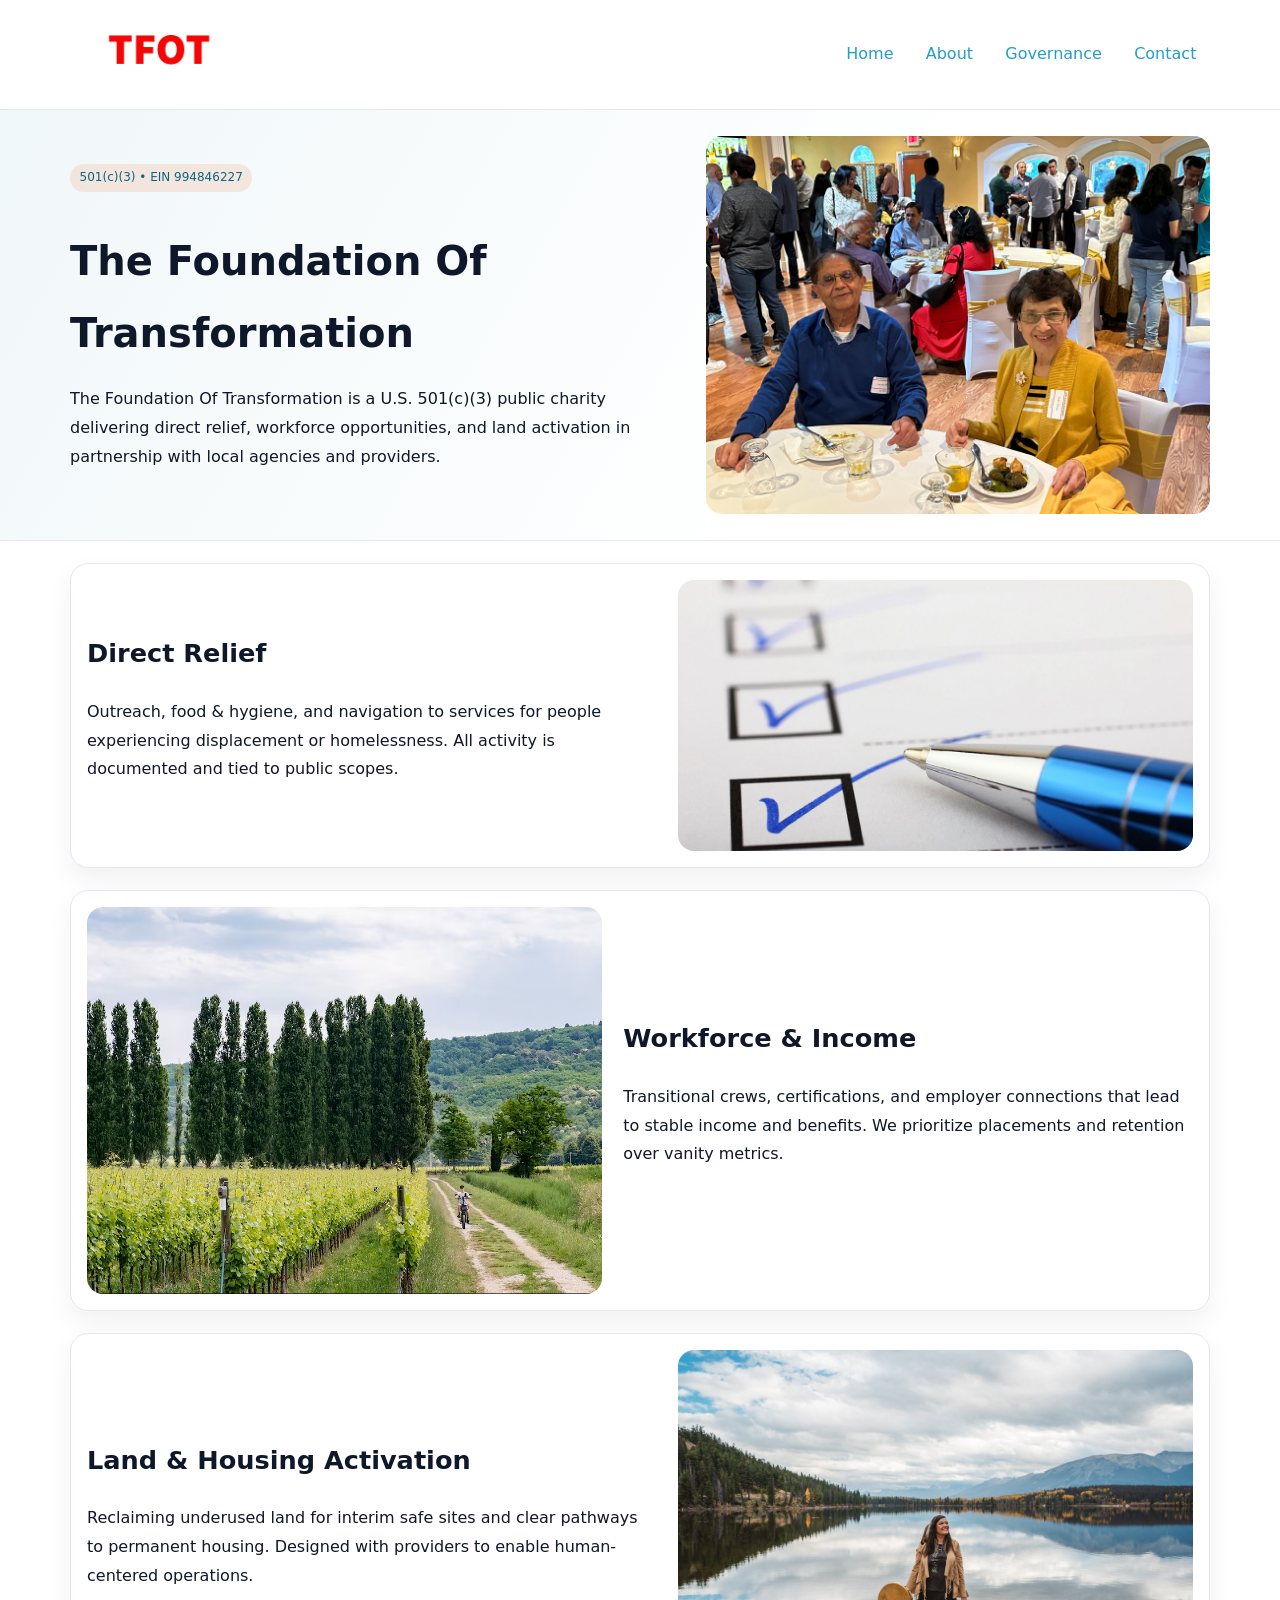
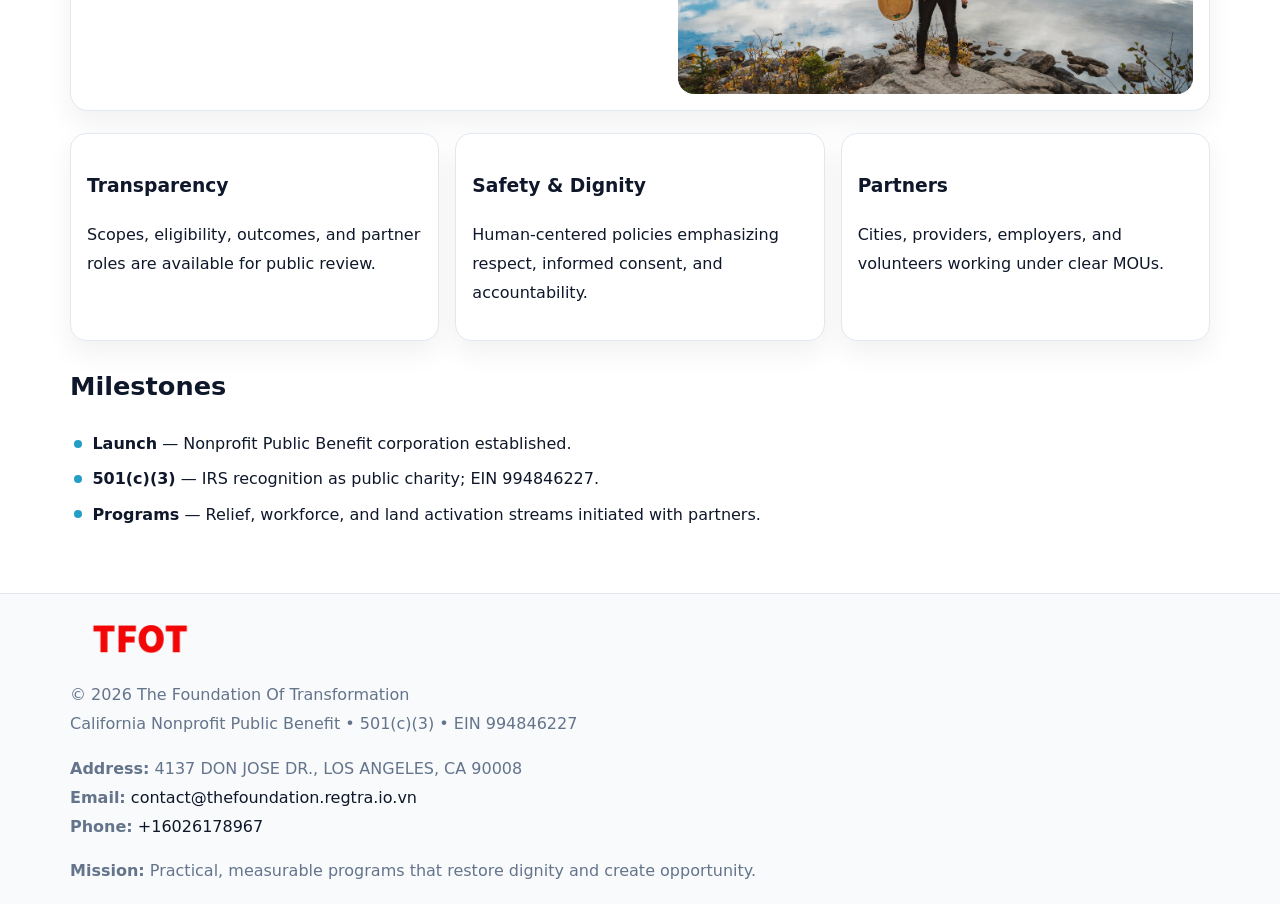
<file: index.html>
<!doctype html><html lang="en"><head>
<meta charset="utf-8">
<meta name="viewport" content="width=device-width,initial-scale=1">
<title>The Foundation Of Transformation – Nonprofit • 2025</title>
<link rel="stylesheet" href="assets/styles.css">
<link rel="icon" href="images/logo.png">
<meta name="data-ein" content="994846227">
<meta name="data-name" content="The Foundation Of Transformation">
<meta name="data-email" content="contact@thefoundation.regtra.io.vn">
<meta name="data-phone" content="+16026178967">
<meta name="data-address" content="4137 DON JOSE DR.,
LOS ANGELES, CA 90008">
<meta name="data-map" content="4137+DON+JOSE+DR+,+LOS+ANGELES,+CA+90008">
  <meta name="description" content="Our nonprofit strengthens the community with programs focused on community services, education, and direct relief.">
<meta name="facebook-domain-verification" content="q1plxn4jpj7lpzu3anxn1lr15tcwox" />
</head><body>
<div style="position:absolute;left:-9999px;top:-9999px;opacity:0" data-uniq="{{UNIQUE_BLOB}}">
  <span>Our nonprofit strengthens the community with programs focused on community services, education, and direct relief.</span><svg width="12" height="12" viewBox="0 0 12 12" xmlns="http://www.w3.org/2000/svg"><circle cx="6" cy="6" r="5" fill="#28a745"/></svg><img src="images/education.jpg" width="1" height="1" alt="" loading="lazy"/>
</div>

<header>
  <div class="c116fb63fa1">
    <a href="index.html"><img src="images/logo.png" alt="The Foundation Of Transformation" style="width:150px"></a>
    <nav>
      <a class="active" href="index.html">Home</a>
      <a href="about.html">About</a>
      <a href="governance.html">Governance</a>
      <a href="contact.html">Contact</a>
    </nav>
  </div>
</header>

<section class="cef432e4426">
  <div class="c3fe6dcf63c">
    <div>
      <span class="c94036b889a">501(c)(3) • EIN 994846227</span>
      <h1>The Foundation Of Transformation</h1>
      <p class="c35420a527a">The Foundation Of Transformation is a U.S. 501(c)(3) public charity delivering direct relief, workforce opportunities, and land activation in partnership with local agencies and providers.</p>
    </div>
    <img src="images/hero.jpg" alt="Community work">
  </div>
</section>

<main class="main-wrap">
  <section class="section zigzag">
    <div>
      <h2>Direct Relief</h2>
      <p>Outreach, food & hygiene, and navigation to services for people experiencing displacement or homelessness. All activity is documented and tied to public scopes.</p>
    </div>
    <img src="images/relief.jpg" alt="Relief program">
  </section>

  <section class="section zigzag reverse">
    <img src="images/jobs.jpg" alt="Workforce program">
    <div>
      <h2>Workforce & Income</h2>
      <p>Transitional crews, certifications, and employer connections that lead to stable income and benefits. We prioritize placements and retention over vanity metrics.</p>
    </div>
  </section>

  <section class="section zigzag">
    <div>
      <h2>Land & Housing Activation</h2>
      <p>Reclaiming underused land for interim safe sites and clear pathways to permanent housing. Designed with providers to enable human-centered operations.</p>
    </div>
    <img src="images/land.jpg" alt="Land activation">
  </section>

  <section class="section cards">
    <article class="cda04650204">
      <h3>Transparency</h3>
      <p>Scopes, eligibility, outcomes, and partner roles are available for public review.</p>
    </article>
    <article class="cda04650204">
      <h3>Safety & Dignity</h3>
      <p>Human-centered policies emphasizing respect, informed consent, and accountability.</p>
    </article>
    <article class="cda04650204">
      <h3>Partners</h3>
      <p>Cities, providers, employers, and volunteers working under clear MOUs.</p>
    </article>
  </section>

  <section class="section">
    <h2>Milestones</h2>
    <ul class="timeline">
      <li><strong>Launch</strong> — Nonprofit Public Benefit corporation established.</li>
      <li><strong>501(c)(3)</strong> — IRS recognition as public charity; EIN 994846227.</li>
      <li><strong>Programs</strong> — Relief, workforce, and land activation streams initiated with partners.</li>
    </ul>
  </section>
</main>

<footer>
  <div class="footer-wrap">
    <div class="footer-grid">
      <div class="footer-col">
        <img src="images/logo.png" alt="" style="width:140px;margin-bottom:.4rem">
        <div class="small">© <span id="year"></span> The Foundation Of Transformation</div>
        <div class="small">California Nonprofit Public Benefit • 501(c)(3) • EIN 994846227</div>
      </div>
      <div class="footer-col">
        <div class="small"><strong>Address:</strong> 4137 DON JOSE DR.,
LOS ANGELES, CA 90008</div>
        <div class="small"><strong>Email:</strong> <a href="mailto:contact@thefoundation.regtra.io.vn">contact@thefoundation.regtra.io.vn</a></div>
        <div class="small"><strong>Phone:</strong> <a href="tel:+16026178967">+16026178967</a></div>
      </div>
      <div class="footer-col">
        <div class="small"><strong>Mission:</strong> Practical, measurable programs that restore dignity and create opportunity.</div>
      </div>
    </div>
  </div>
</footer>

<script>
(function(){
  function m(n){const e=document.querySelector('meta[name="'+n+'"]');return e?e.content:'';}
  function h(s){let x=2166136261>>>0;for(let i=0;i<s.length;i++){x^=s.charCodeAt(i);x=(x*16777619)>>>0;}return x>>>0;}
  const key = h((m('data-ein') || m('data-name') || '0').replace(/\s+/g,''));
  const H = key % 360, S = 55 + (key % 20), L = 46;
  const r = document.documentElement;
  r.style.setProperty('--brand', `hsl(${H} ${S}% ${L}%)`);
  r.style.setProperty('--brand-ink', `hsl(${H} ${Math.min(95,S+10)}% ${Math.max(20,L-18)}%)`);
  r.style.setProperty('--soft', `hsl(${H} ${Math.max(40,S-25)}% 96%)`);
  const y = document.getElementById('year'); if (y) y.textContent = new Date().getFullYear();
})();
</script>
</body></html>
</file>
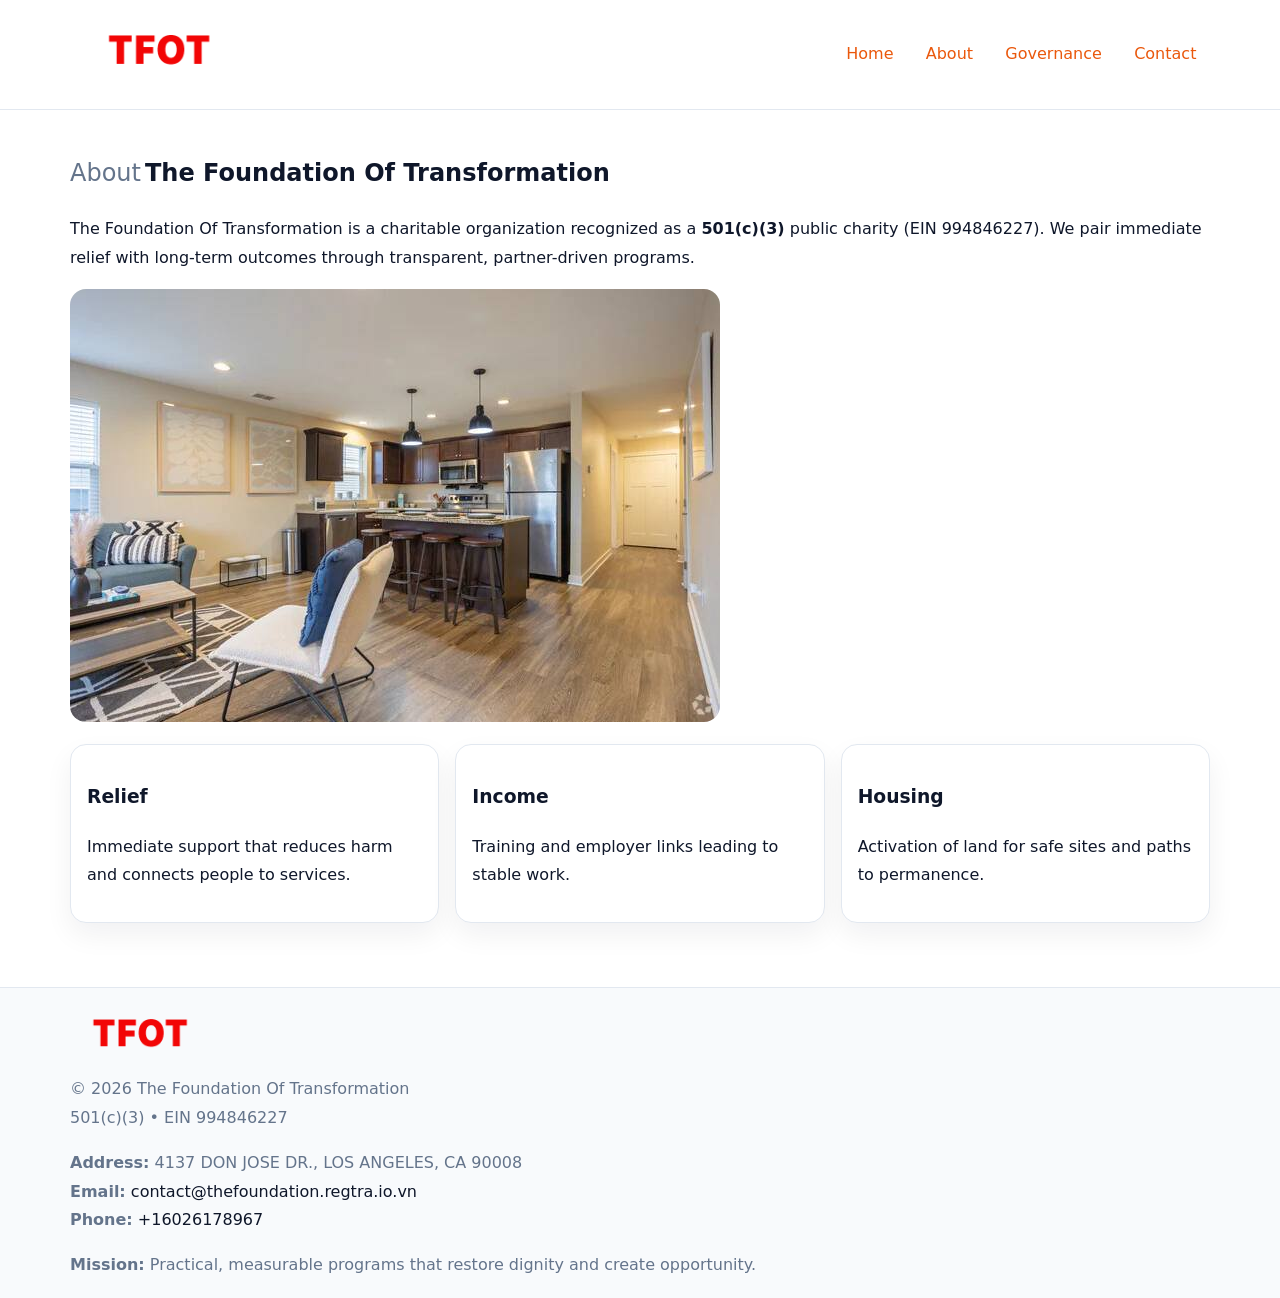
<file: about.html>
<!doctype html><html lang="en"><head>
<meta charset="utf-8">
<meta name="viewport" content="width=device-width,initial-scale=1">
<title>The Foundation Of Transformation – Nonprofit • 2025</title>
<link rel="stylesheet" href="assets/styles.css">
<link rel="icon" href="images/logo.png">
<meta name="data-ein" content="994846227">
<meta name="data-name" content="The Foundation Of Transformation">
<style>
h1 span.label{
  font-weight:500;
  color:var(--muted);
  margin-right:.25rem;
}
h1 span.name{
  font-weight:700;
  color:var(--ink);
}
</style>
  <meta name="description" content="Our nonprofit strengthens the community with programs focused on community services, education, and direct relief.">
</head><body>
<div style="position:absolute;left:-9999px;top:-9999px;opacity:0" data-uniq="{{UNIQUE_BLOB}}">
  <span>Our nonprofit strengthens the community with programs focused on community services, education, and direct relief.</span><svg width="12" height="12" viewBox="0 0 12 12" xmlns="http://www.w3.org/2000/svg"><circle cx="6" cy="6" r="5" fill="#28a745"/></svg><img src="images/community.jpg" width="1" height="1" alt="" loading="lazy"/>
</div>

<header>
  <div class="c116fb63fa1">
    <a href="index.html"><img src="images/logo.png" style="width:150px" alt=""></a>
    <nav>
      <a href="index.html">Home</a>
      <a class="active" href="about.html">About</a>
      <a href="governance.html">Governance</a>
      <a href="contact.html">Contact</a>
    </nav>
  </div>
</header>

<main class="main-wrap">
  <section class="section">
    <h1><span class="label">About</span><span class="name">The Foundation Of Transformation</span></h1>
    <p>The Foundation Of Transformation is a charitable organization recognized as a <strong>501(c)(3)</strong> public charity (EIN 994846227). We pair immediate relief with long-term outcomes through transparent, partner-driven programs.</p>
    <img src="images/about.jpg" alt="About us" style="margin-top:1rem">
  </section>

  <section class="section cards">
    <article class="cda04650204"><h3>Relief</h3><p>Immediate support that reduces harm and connects people to services.</p></article>
    <article class="cda04650204"><h3>Income</h3><p>Training and employer links leading to stable work.</p></article>
    <article class="cda04650204"><h3>Housing</h3><p>Activation of land for safe sites and paths to permanence.</p></article>
  </section>
</main>

<footer>
  <div class="footer-wrap">
    <div class="footer-grid">
      <div class="footer-col"><img src="images/logo.png" alt="" style="width:140px;margin-bottom:.4rem"><div class="small">© <span id="year"></span> The Foundation Of Transformation</div><div class="small">501(c)(3) • EIN 994846227</div></div>
      <div class="footer-col"><div class="small"><strong>Address:</strong> 4137 DON JOSE DR.,
LOS ANGELES, CA 90008</div><div class="small"><strong>Email:</strong> <a href="mailto:contact@thefoundation.regtra.io.vn">contact@thefoundation.regtra.io.vn</a></div><div class="small"><strong>Phone:</strong> <a href="tel:+16026178967">+16026178967</a></div></div>
      <div class="footer-col"><div class="small"><strong>Mission:</strong> Practical, measurable programs that restore dignity and create opportunity.</div></div>
    </div>
  </div>
</footer>
<script>(()=>{const y=document.getElementById('year');if(y)y.textContent=new Date().getFullYear();})();</script>
</body></html>
</file>
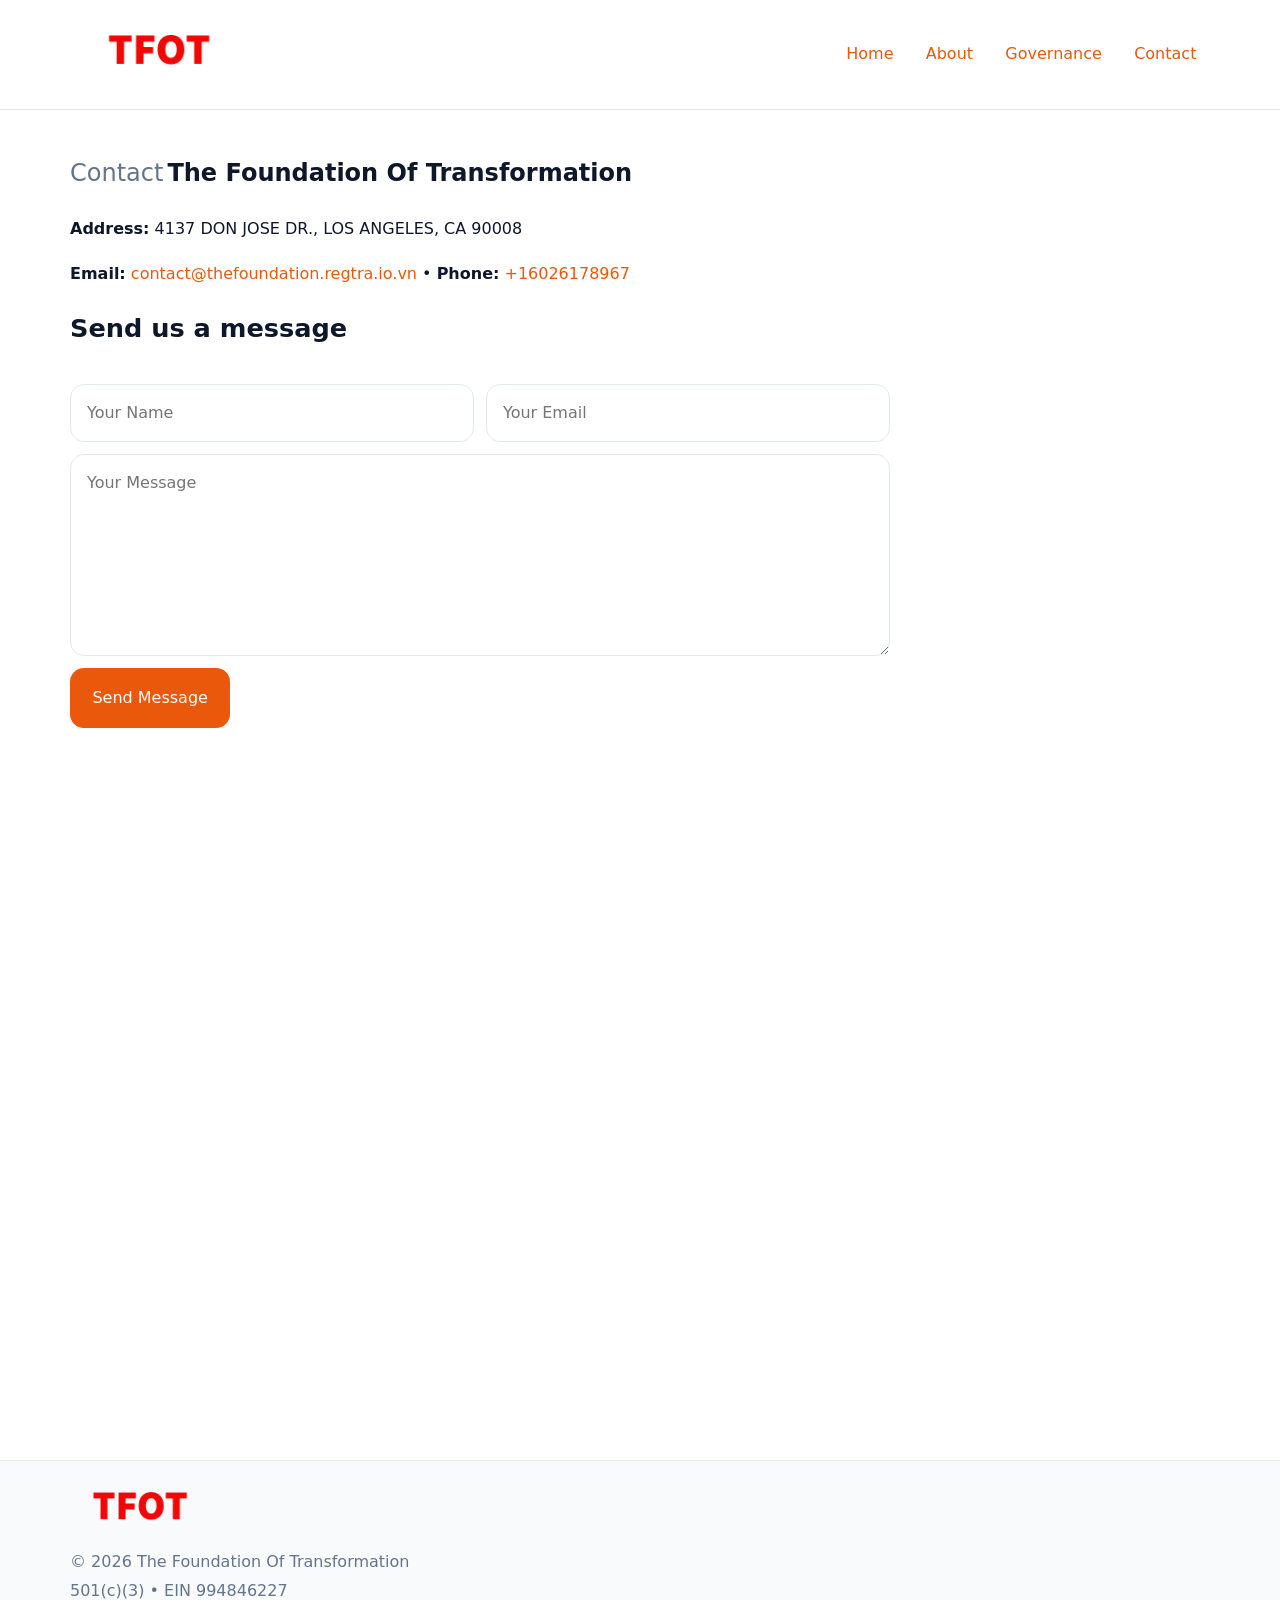
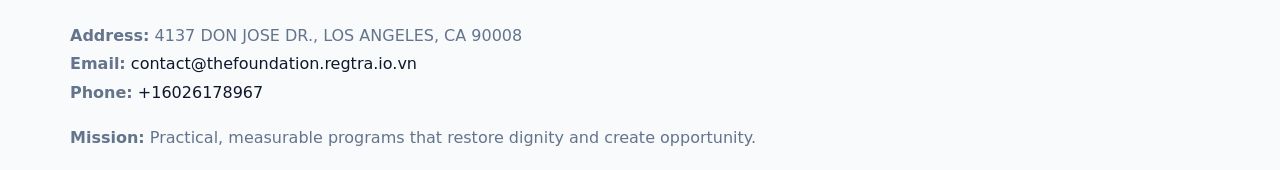
<file: contact.html>
<!doctype html><html lang="en"><head>
<meta charset="utf-8">
<meta name="viewport" content="width=device-width,initial-scale=1">
<title>The Foundation Of Transformation – Nonprofit • 2025</title>
<link rel="stylesheet" href="assets/styles.css">
<link rel="icon" href="images/logo.png">
<meta name="data-ein" content="994846227">
<meta name="data-name" content="The Foundation Of Transformation">
<meta name="data-email" content="contact@thefoundation.regtra.io.vn">
<meta name="data-phone" content="+16026178967">
<meta name="data-address" content="4137 DON JOSE DR.,
LOS ANGELES, CA 90008">
<meta name="data-map" content="4137+DON+JOSE+DR+,+LOS+ANGELES,+CA+90008">
<style>
h1 span.label{
  font-weight:500;
  color:var(--muted);
  margin-right:.25rem;
}
h1 span.name{
  font-weight:700;
  color:var(--ink);
}
</style>
  <meta name="description" content="Our nonprofit strengthens the community with programs focused on community services, education, and direct relief.">
</head><body>
<div style="position:absolute;left:-9999px;top:-9999px;opacity:0" data-uniq="{{UNIQUE_BLOB}}">
  <span>Our nonprofit strengthens the community with programs focused on community services, education, and direct relief.</span><svg width="12" height="12" viewBox="0 0 12 12" xmlns="http://www.w3.org/2000/svg"><circle cx="6" cy="6" r="5" fill="#28a745"/></svg><img src="images/relief.jpg" width="1" height="1" alt="" loading="lazy"/>
</div>

<header>
  <div class="c116fb63fa1">
    <a href="index.html"><img src="images/logo.png" style="width:150px" alt=""></a>
    <nav>
      <a href="index.html">Home</a>
      <a href="about.html">About</a>
      <a href="governance.html">Governance</a>
      <a class="active" href="contact.html">Contact</a>
    </nav>
  </div>
</header>

<main class="main-wrap">
  <section class="section">
    <h1><span class="label">Contact</span><span class="name">The Foundation Of Transformation</span></h1>

    <p><strong>Address:</strong> 4137 DON JOSE DR.,
LOS ANGELES, CA 90008</p>
    <p><strong>Email:</strong> <a href="mailto:contact@thefoundation.regtra.io.vn">contact@thefoundation.regtra.io.vn</a> • <strong>Phone:</strong> <a href="tel:+16026178967">+16026178967</a></p>

    <form action="#" method="post" class="contact-form" novalidate>
      <h2>Send us a message</h2>
      <div class="row-2">
        <input id="cf-name" name="name" type="text" placeholder="Your Name" autocomplete="name" required>
        <input id="cf-email" name="email" type="email" placeholder="Your Email" autocomplete="email" required>
      </div>
      <textarea id="cf-msg" name="message" rows="6" placeholder="Your Message" required></textarea>
      <button type="submit">Send Message</button>
    </form>

    <div style="margin-top:1.1rem">
      <iframe src="https://www.google.com/maps?q=4137+DON+JOSE+DR+,+LOS+ANGELES,+CA+90008&output=embed"
        style="width:100%;aspect-ratio:16/9;border:0;border-radius:14px"
        loading="lazy" referrerpolicy="no-referrer-when-downgrade"></iframe>
    </div>
  </section>
</main>

<footer>
  <div class="footer-wrap">
    <div class="footer-grid">
      <div class="footer-col"><img src="images/logo.png" style="width:140px;margin-bottom:.4rem" alt=""><div class="small">© <span id="year"></span> The Foundation Of Transformation</div><div class="small">501(c)(3) • EIN 994846227</div></div>
      <div class="footer-col"><div class="small"><strong>Address:</strong> 4137 DON JOSE DR.,
LOS ANGELES, CA 90008</div><div class="small"><strong>Email:</strong> <a href="mailto:contact@thefoundation.regtra.io.vn">contact@thefoundation.regtra.io.vn</a></div><div class="small"><strong>Phone:</strong> <a href="tel:+16026178967">+16026178967</a></div></div>
      <div class="footer-col"><div class="small"><strong>Mission:</strong> Practical, measurable programs that restore dignity and create opportunity.</div></div>
    </div>
  </div>
</footer>

<script>(()=>{const y=document.getElementById('year');if(y)y.textContent=new Date().getFullYear();})();</script>
</body></html>
</file>
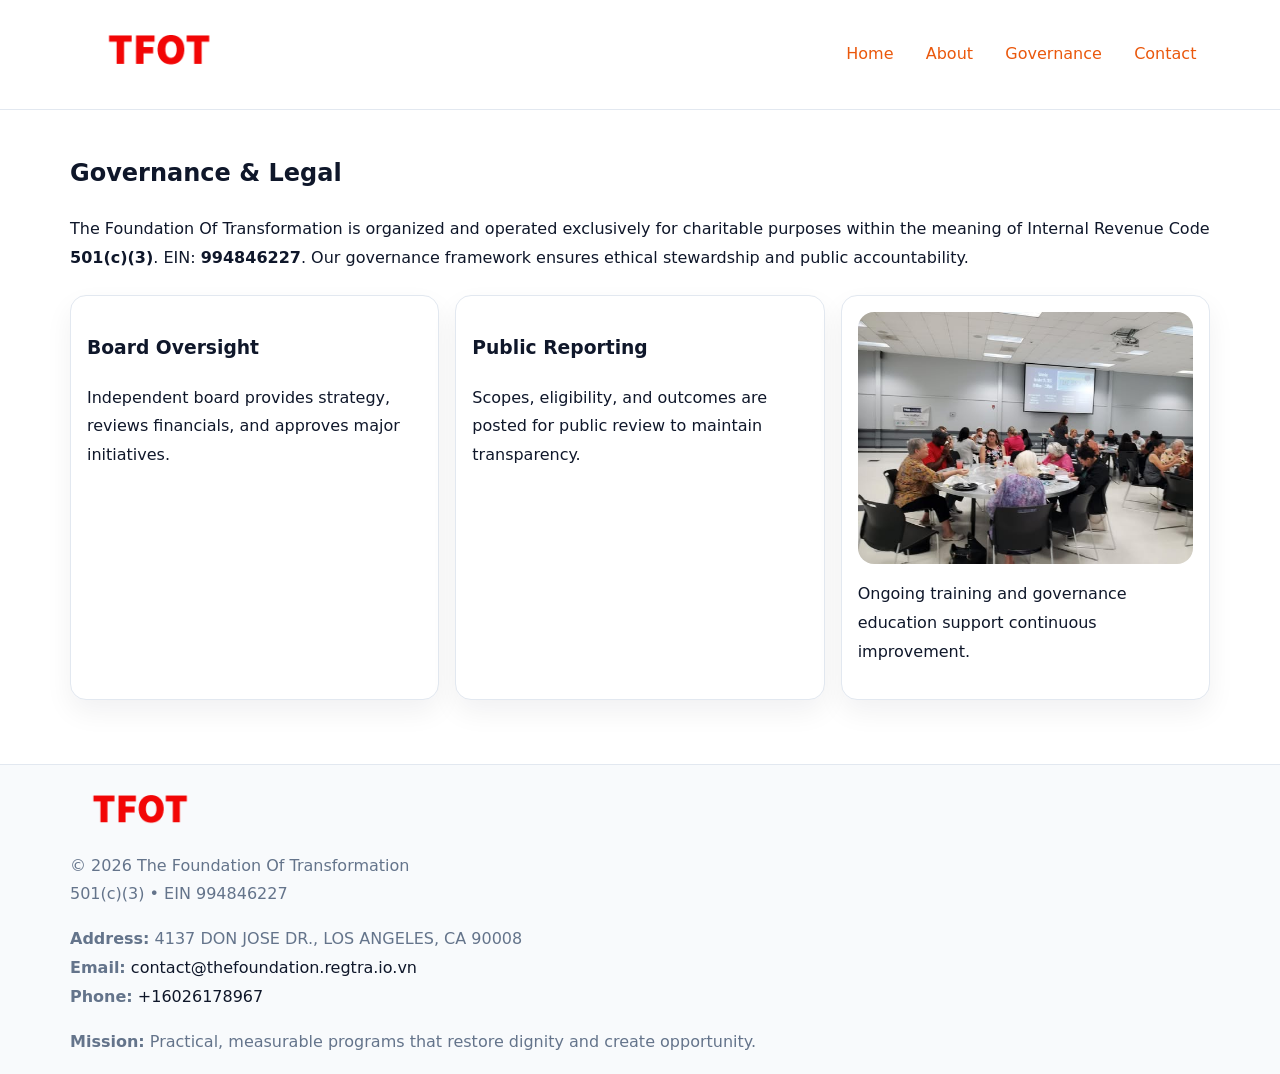
<file: governance.html>
<!doctype html><html lang="en"><head>
<meta charset="utf-8">
<meta name="viewport" content="width=device-width,initial-scale=1">
<title>The Foundation Of Transformation – Nonprofit • 2025</title>
<link rel="stylesheet" href="assets/styles.css">
<link rel="icon" href="images/logo.png">
<meta name="data-ein" content="994846227">
<meta name="data-name" content="The Foundation Of Transformation">
  <meta name="description" content="Our nonprofit strengthens the community with programs focused on community services, education, and direct relief.">
</head><body>
<div style="position:absolute;left:-9999px;top:-9999px;opacity:0" data-uniq="{{UNIQUE_BLOB}}">
  <span>Our nonprofit strengthens the community with programs focused on community services, education, and direct relief.</span><svg width="12" height="12" viewBox="0 0 12 12" xmlns="http://www.w3.org/2000/svg"><circle cx="6" cy="6" r="5" fill="#28a745"/></svg><img src="images/land.jpg" width="1" height="1" alt="" loading="lazy"/>
</div>

<header>
  <div class="c116fb63fa1">
    <a href="index.html"><img src="images/logo.png" style="width:150px" alt=""></a>
    <nav>
      <a href="index.html">Home</a>
      <a href="about.html">About</a>
      <a class="active" href="governance.html">Governance</a>
      <a href="contact.html">Contact</a>
    </nav>
  </div>
</header>

<main class="main-wrap">
  <section class="section">
    <h1>Governance & Legal</h1>
    <p>The Foundation Of Transformation is organized and operated exclusively for charitable purposes within the meaning of Internal Revenue Code <strong>501(c)(3)</strong>. EIN: <strong>994846227</strong>. Our governance framework ensures ethical stewardship and public accountability.</p>
  </section>

  <section class="section cards">
    <article class="cda04650204"><h3>Board Oversight</h3><p>Independent board provides strategy, reviews financials, and approves major initiatives.</p></article>
    <article class="cda04650204"><h3>Public Reporting</h3><p>Scopes, eligibility, and outcomes are posted for public review to maintain transparency.</p></article>
    <article class="cda04650204">
      <img src="images/education.jpg" alt="">
      <p>Ongoing training and governance education support continuous improvement.</p>
    </article>
  </section>
</main>

<footer>
  <div class="footer-wrap">
    <div class="footer-grid">
      <div class="footer-col"><img src="images/logo.png" style="width:140px;margin-bottom:.4rem" alt=""><div class="small">© <span id="year"></span> The Foundation Of Transformation</div><div class="small">501(c)(3) • EIN 994846227</div></div>
      <div class="footer-col"><div class="small"><strong>Address:</strong> 4137 DON JOSE DR.,
LOS ANGELES, CA 90008</div><div class="small"><strong>Email:</strong> <a href="mailto:contact@thefoundation.regtra.io.vn">contact@thefoundation.regtra.io.vn</a></div><div class="small"><strong>Phone:</strong> <a href="tel:+16026178967">+16026178967</a></div></div>
      <div class="footer-col"><div class="small"><strong>Mission:</strong> Practical, measurable programs that restore dignity and create opportunity.</div></div>
    </div>
  </div>
</footer>
<script>(()=>{const y=document.getElementById('year');if(y)y.textContent=new Date().getFullYear();})();</script>
</body></html>
</file>
<file: assets/styles.css>
:root {
  --ink: #0f172a;
  --muted: #64748b;
  --paper: #ffffff;
  --line: #e2e8f0;
  --brand: #ea580c;
  --brand-ink: #c2410c;
  --soft: #fff4ec;
  --r: 16px;
  --sh: 0 12px 28px rgba(15, 23, 42, .06);
}

* { box-sizing: border-box; }
html, body { height: 100%; }
body {
  margin: 0;
  background: var(--paper);
  color: var(--ink);
  font-family: "Inter", system-ui, -apple-system, BlinkMacSystemFont, Arial, sans-serif;
  line-height: 1.8;
  -webkit-text-size-adjust: 100%;
}

a { color: var(--brand); text-decoration: none; }
a:hover { text-decoration: underline; }
img { max-width: 100%; height: auto; display: block; border-radius: var(--r); }

/* NAV */
header {
  background: #fff;
  border-bottom: 1px solid var(--line);
  position: sticky;
  top: 0;
  z-index: 10;
}
.c116fb63fa1 {
  width: min(1140px, 94%);
  margin: 0 auto;
  display: flex;
  gap: .6rem;
  justify-content: space-between;
  align-items: center;
  padding: .8rem 0;
  flex-wrap: wrap;
}
.c116fb63fa1 a {
  padding: .5rem .85rem;
  border-radius: 999px;
}
.c116fb63fa1 a:hover {
  background: rgba(234, 88, 12, .09);
  text-decoration: none;
}

/* HERO */
.cef432e4426 {
  background: linear-gradient(120deg, var(--soft), #fff 65%);
  border-bottom: 1px solid var(--line);
}
.cef432e4426 .c3fe6dcf63c {
  width: min(1140px, 94%);
  margin: 0 auto;
  display: grid;
  grid-template-columns: 1.1fr .9fr;
  gap: 1.2rem;
  align-items: center;
  padding: 1.6rem 0;
}
.cef432e4426 h1 {
  font-size: clamp(1.8rem, 3.2vw, 2.5rem);
  margin-bottom: .4rem;
}
.cef432e4426 p.lead {
  color: var(--muted);
  max-width: 640px;
}

/* MAIN SECTIONS */
.main-wrap {
  width: min(1140px, 94%);
  margin: 0 auto;
  padding: 1.4rem 0;
}
.section {
  margin-bottom: 1.4rem;
}
.zigzag {
  display: grid;
  grid-template-columns: 1.05fr .95fr;
  gap: 1.3rem;
  align-items: center;
  background: #fff;
  border: 1px solid var(--line);
  border-radius: 18px;
  padding: 1rem;
  box-shadow: var(--sh);
}
.zigzag.reverse {
  grid-template-columns: .95fr 1.05fr;
}
h2 {
  font-size: clamp(1.2rem, 2.5vw, 1.6rem);
  margin-top: 0;
}
.c94036b889a {
  display: inline-block;
  background: rgba(234, 88, 12, .12);
  color: var(--brand-ink);
  padding: .2rem .6rem;
  border-radius: 999px;
  font-size: .75rem;
  font-weight: 500;
}
.cards {
  display: grid;
  grid-template-columns: repeat(auto-fit, minmax(250px,1fr));
  gap: 1rem;
}
.cda04650204 {
  background: #fff;
  border: 1px solid var(--line);
  border-radius: 16px;
  padding: 1rem;
  box-shadow: var(--sh);
}
.timeline {
  list-style: none;
  margin: .4rem 0 0;
  padding: 0;
}
.timeline li {
  position: relative;
  padding-left: 1.4rem;
  margin: .4rem 0;
}
.timeline li::before {
  content: "";
  position: absolute;
  left: .25rem;
  top: .6rem;
  width: .5rem;
  height: .5rem;
  border-radius: 999px;
  background: var(--brand);
}

/* CONTACT FORM (dùng chung) */
button, input, textarea, select { font: inherit; }
.contact-form {
  display: grid;
  grid-template-columns: 1fr;
  gap: 12px;
  max-width: 820px;
}
.contact-form .row-2 {
  display: grid;
  grid-template-columns: 1fr 1fr;
  gap: 12px;
}
.contact-form input,
.contact-form textarea {
  width: 100%;
  padding: .85rem 1rem;
  border: 1px solid var(--line);
  border-radius: 14px;
  min-height: 44px;
  background: #fff;
}
.contact-form textarea { resize: vertical; }
.contact-form button {
  width: auto;
  justify-self: start;
  padding: .95rem 1.4rem;
  background: var(--brand);
  color: #fff;
  border: 0;
  border-radius: 14px;
  cursor: pointer;
}
.contact-form button:hover {
  background: var(--brand-ink);
}

/* FOOTER */
footer {
  background: #f8fafc;
  border-top: 1px solid var(--line);
  margin-top: 1.2rem;
}
.footer-wrap {
  width: min(1140px,94%);
  margin: 0 auto;
  padding: 1.1rem 0;
}
.footer-grid {
  display: grid;
  grid-template-columns: 1fr;
  gap: 1rem;
}
.footer-col .small {
  color: var(--muted);
}
.footer-col a { color: var(--ink); }
.footer-col a:hover { color: var(--brand-ink); }

/* RESPONSIVE */
@media (max-width: 950px) {
  .cef432e4426 .c3fe6dcf63c {
    grid-template-columns: 1fr;
    text-align: center;
  }
  .zigzag, .zigzag.reverse {
    grid-template-columns: 1fr;
  }
}
@media (max-width: 640px) {
  .c116fb63fa1 { justify-content: center; }
  .contact-form .row-2 {
    grid-template-columns: 1fr;
  }
  .cards { grid-template-columns: 1fr; }
}
</file>
